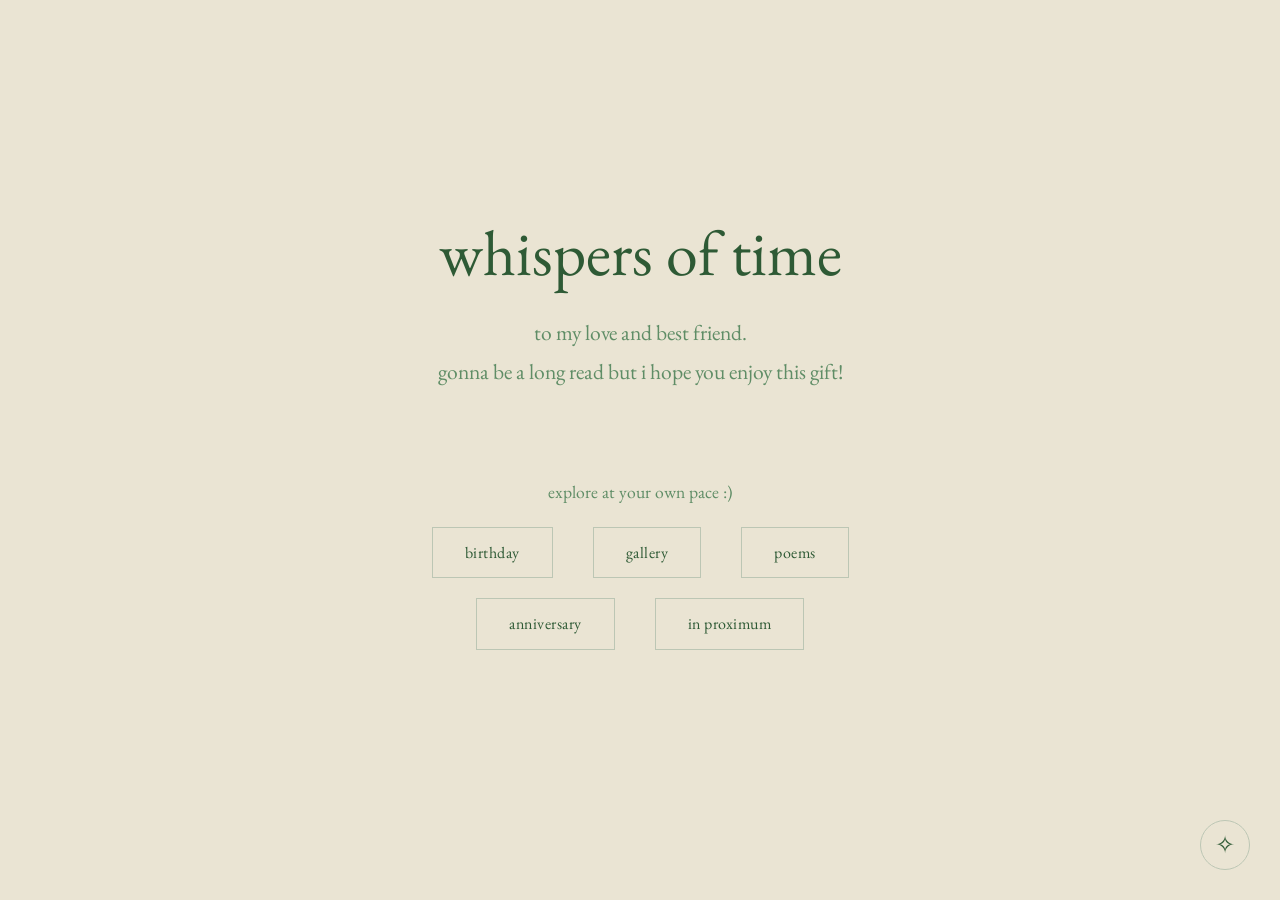
<file: index.html>
<!doctype html>
<html lang="en">
  <head>
    <meta charset="UTF-8" />
    <meta name="viewport" content="width=device-width, initial-scale=1.0" />
    <title>Whispers of Time</title>
    <link rel="stylesheet" href="css/styles.css" />
    <script src="js/app.js" defer></script>
  </head>
  <body id="page-home">
    <main class="page-container home-container">
      <h1 id="home-title"></h1>
      <div id="home-subtitle"></div>

      <h2 id="cta-title"></h2>
      <nav class="home-nav" aria-label="Explore the archive">
        <div class="home-nav-row">
          <a href="birthday.html" class="btn" id="btn-birthday"></a>
          <a href="gallery.html" class="btn" id="btn-gallery"></a>
          <a href="poems.html" class="btn" id="btn-poems"></a>
        </div>
        <div class="home-nav-row">
          <a href="anniversary.html" class="btn" id="btn-anniversary"></a>
          <a href="in-proximum.html" class="btn" id="btn-in-proximum"></a>
        </div>
      </nav>
    </main>

    <div class="music-player">
      <iframe
        src="https://open.spotify.com/embed/track/67zEXvRtamg3PfQ1dKp2QH?si=17f1cd329dd24e2c"
        title="Whispers of Time homepage song"
        width="360"
        height="80"
        allow="autoplay; clipboard-write; encrypted-media; fullscreen; picture-in-picture"
        loading="lazy"
      ></iframe>
    </div>

    <button
      id="theme-toggle"
      class="theme-toggle-btn"
      type="button"
      aria-label="Change color theme"
      title="Change color theme"
    >
      ✧
    </button>
  </body>
</html>
</file>
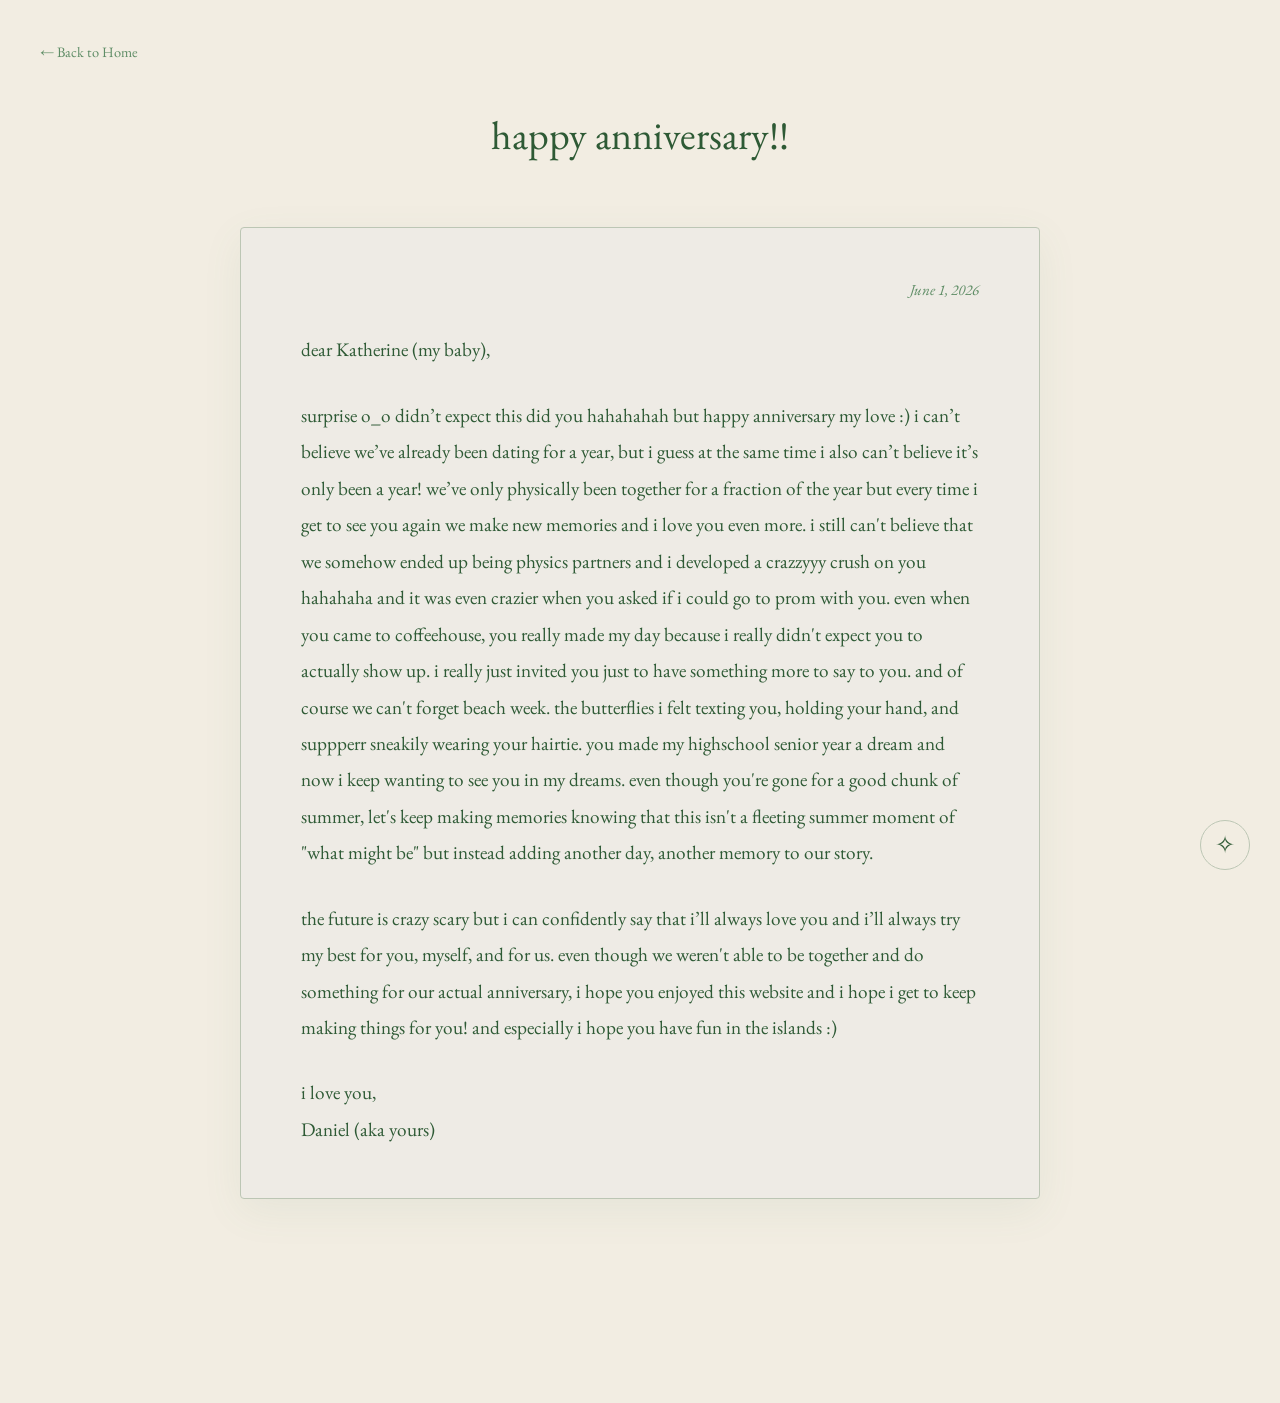
<file: anniversary.html>
<!doctype html>
<html lang="en">
  <head>
    <meta charset="UTF-8" />
    <meta name="viewport" content="width=device-width, initial-scale=1.0" />
    <title>Anniversary — Whispers of Time</title>
    <link rel="stylesheet" href="css/styles.css" />
    <script src="js/app.js" defer></script>
  </head>
  <body id="page-anniversary" class="subpage">
    <a href="index.html" class="nav-back">← Back to Home</a>

    <main class="page-container">
      <h1 id="anniversary-title" class="page-title"></h1>
      <div id="anniversary-container"></div>
    </main>

    <div class="music-player">
      <iframe
        src="https://open.spotify.com/embed/track/5DcMeJ0IEU8bSRDb3V6BYJ?si=62a1c27808b847d8"
        title="Anniversary page song"
        width="360"
        height="80"
        allow="autoplay; clipboard-write; encrypted-media; fullscreen; picture-in-picture"
        loading="lazy"
      ></iframe>
    </div>

    <button
      id="theme-toggle"
      class="theme-toggle-btn"
      type="button"
      aria-label="Change color theme"
      title="Change color theme"
    >
      ✧
    </button>
  </body>
</html>
</file>
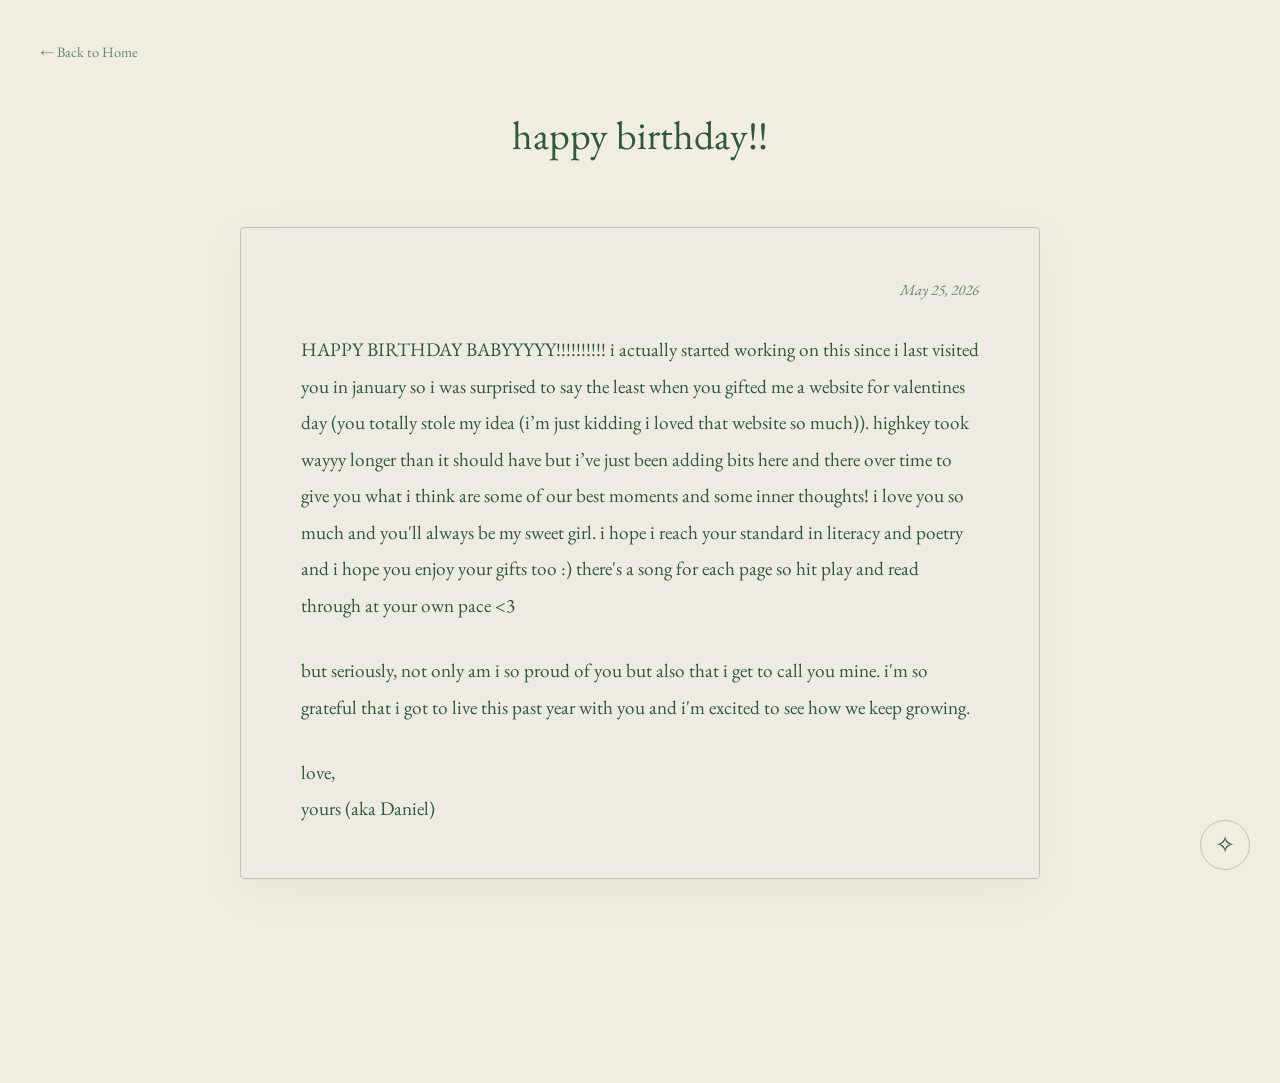
<file: birthday.html>
<!doctype html>
<html lang="en">
  <head>
    <meta charset="UTF-8" />
    <meta name="viewport" content="width=device-width, initial-scale=1.0" />
    <title>Birthday — Whispers of Time</title>
    <link rel="stylesheet" href="css/styles.css" />
    <script src="js/app.js" defer></script>
  </head>
  <body id="page-birthday" class="subpage">
    <a href="index.html" class="nav-back">← Back to Home</a>

    <main class="page-container">
      <h1 id="birthday-title" class="page-title"></h1>
      <div id="birthday-container"></div>
    </main>

    <div class="music-player">
      <iframe
        src="https://open.spotify.com/embed/track/1Jt24MPLz6fGXSCTlXTjzF?si=688e9bb24f074b4b"
        title="Birthday page song"
        width="360"
        height="80"
        allow="autoplay; clipboard-write; encrypted-media; fullscreen; picture-in-picture"
        loading="lazy"
      ></iframe>
    </div>

    <button
      id="theme-toggle"
      class="theme-toggle-btn"
      type="button"
      aria-label="Change color theme"
      title="Change color theme"
    >
      ✧
    </button>
  </body>
</html>
</file>
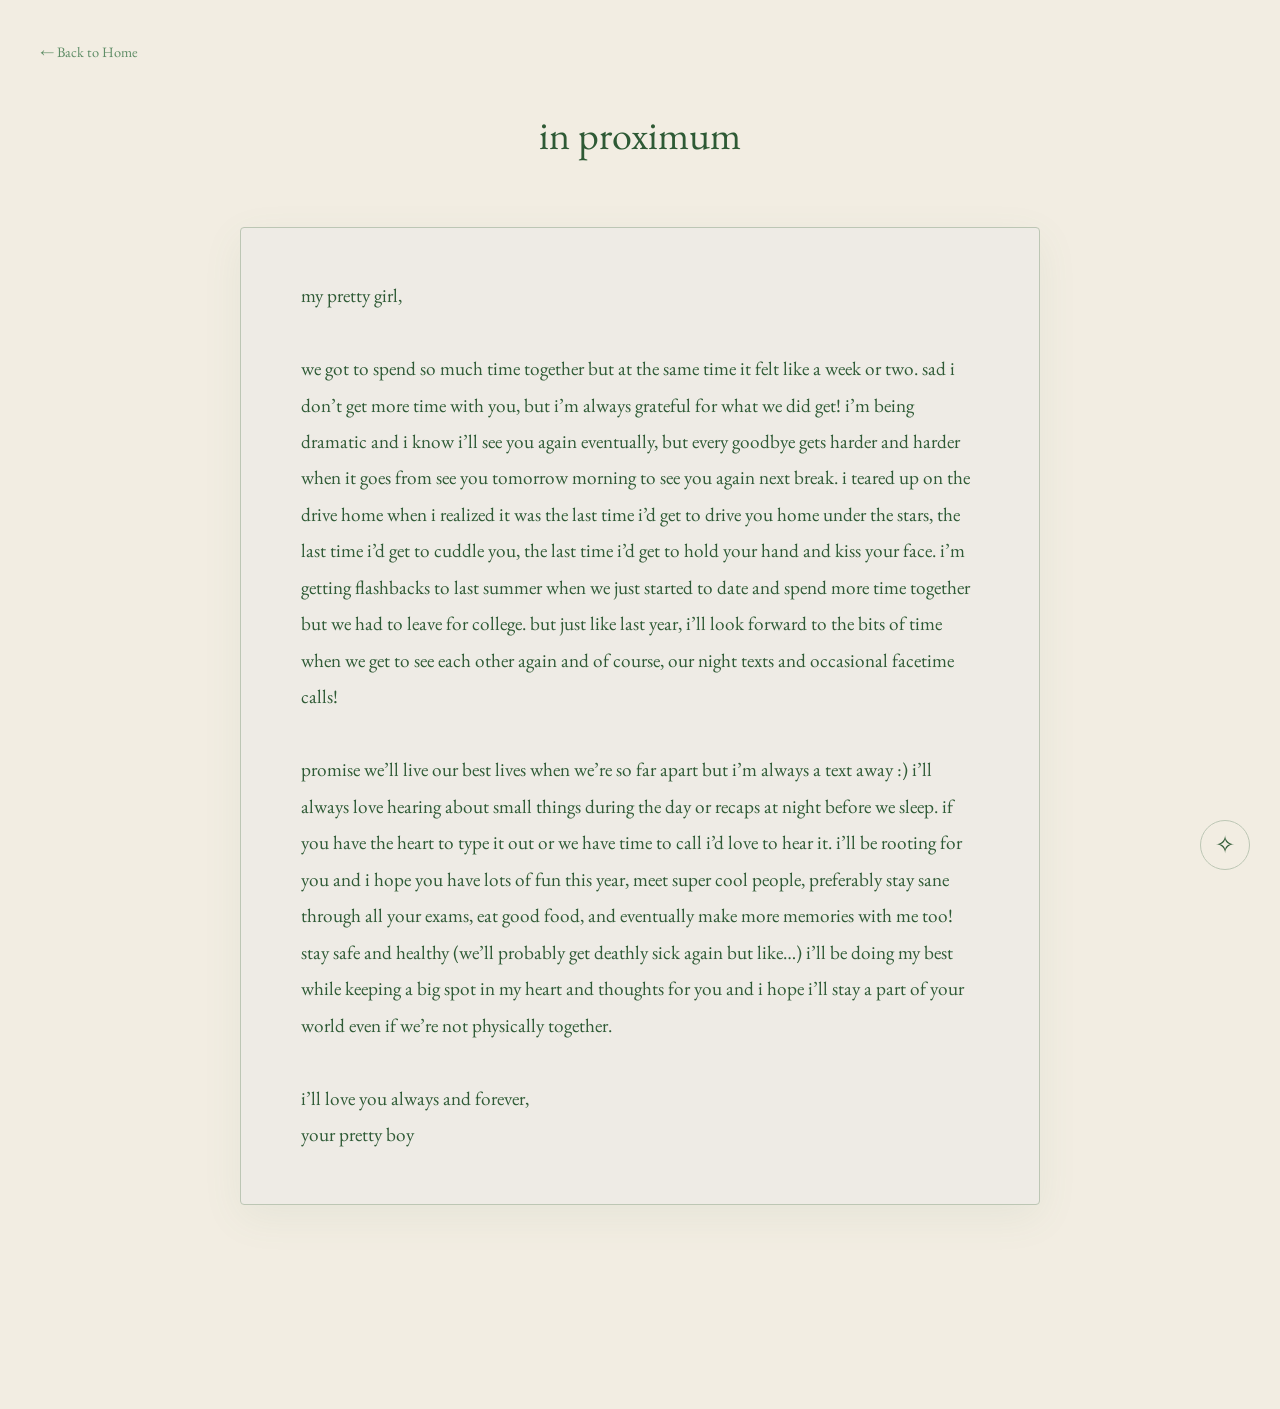
<file: in-proximum.html>
<!doctype html>
<html lang="en">
  <head>
    <meta charset="UTF-8" />
    <meta name="viewport" content="width=device-width, initial-scale=1.0" />
    <title>In Proximum — Whispers of Time</title>
    <link rel="stylesheet" href="css/styles.css" />
    <script src="js/app.js" defer></script>
  </head>
  <body id="page-in-proximum" class="subpage">
    <a href="index.html" class="nav-back">← Back to Home</a>

    <main class="page-container">
      <h1 id="in-proximum-title" class="page-title"></h1>
      <article class="in-proximum-entry">
        <div id="in-proximum-letter" class="in-proximum-text"></div>
      </article>
    </main>

    <div class="music-player">
      <iframe
        src="https://open.spotify.com/embed/track/7BsB19lhDNnk1MgULMyv5p?si=85d2ecc70bd34299"
        title="In Proximum page song"
        width="360"
        height="80"
        allow="autoplay; clipboard-write; encrypted-media; fullscreen; picture-in-picture"
        loading="lazy"
      ></iframe>
    </div>

    <button
      id="theme-toggle"
      class="theme-toggle-btn"
      type="button"
      aria-label="Change color theme"
      title="Change color theme"
    >
      ✧
    </button>
  </body>
</html>
</file>
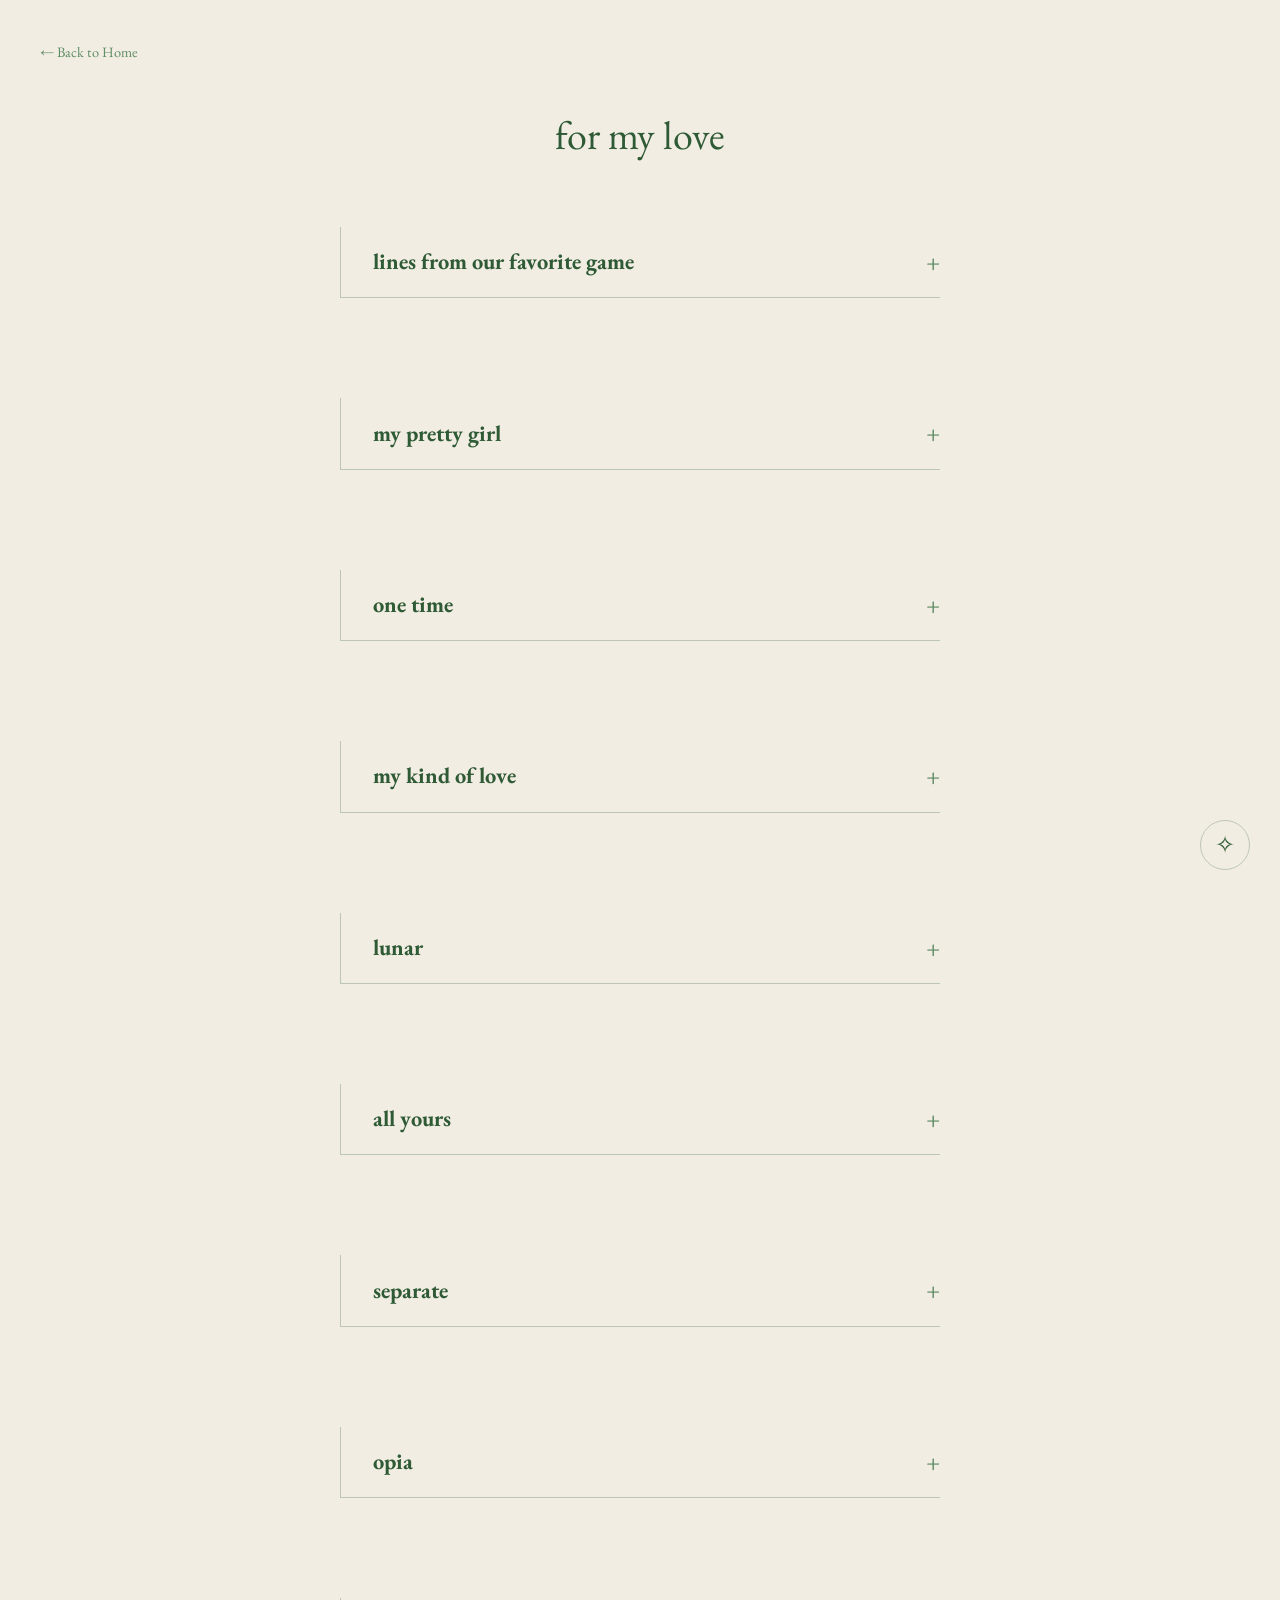
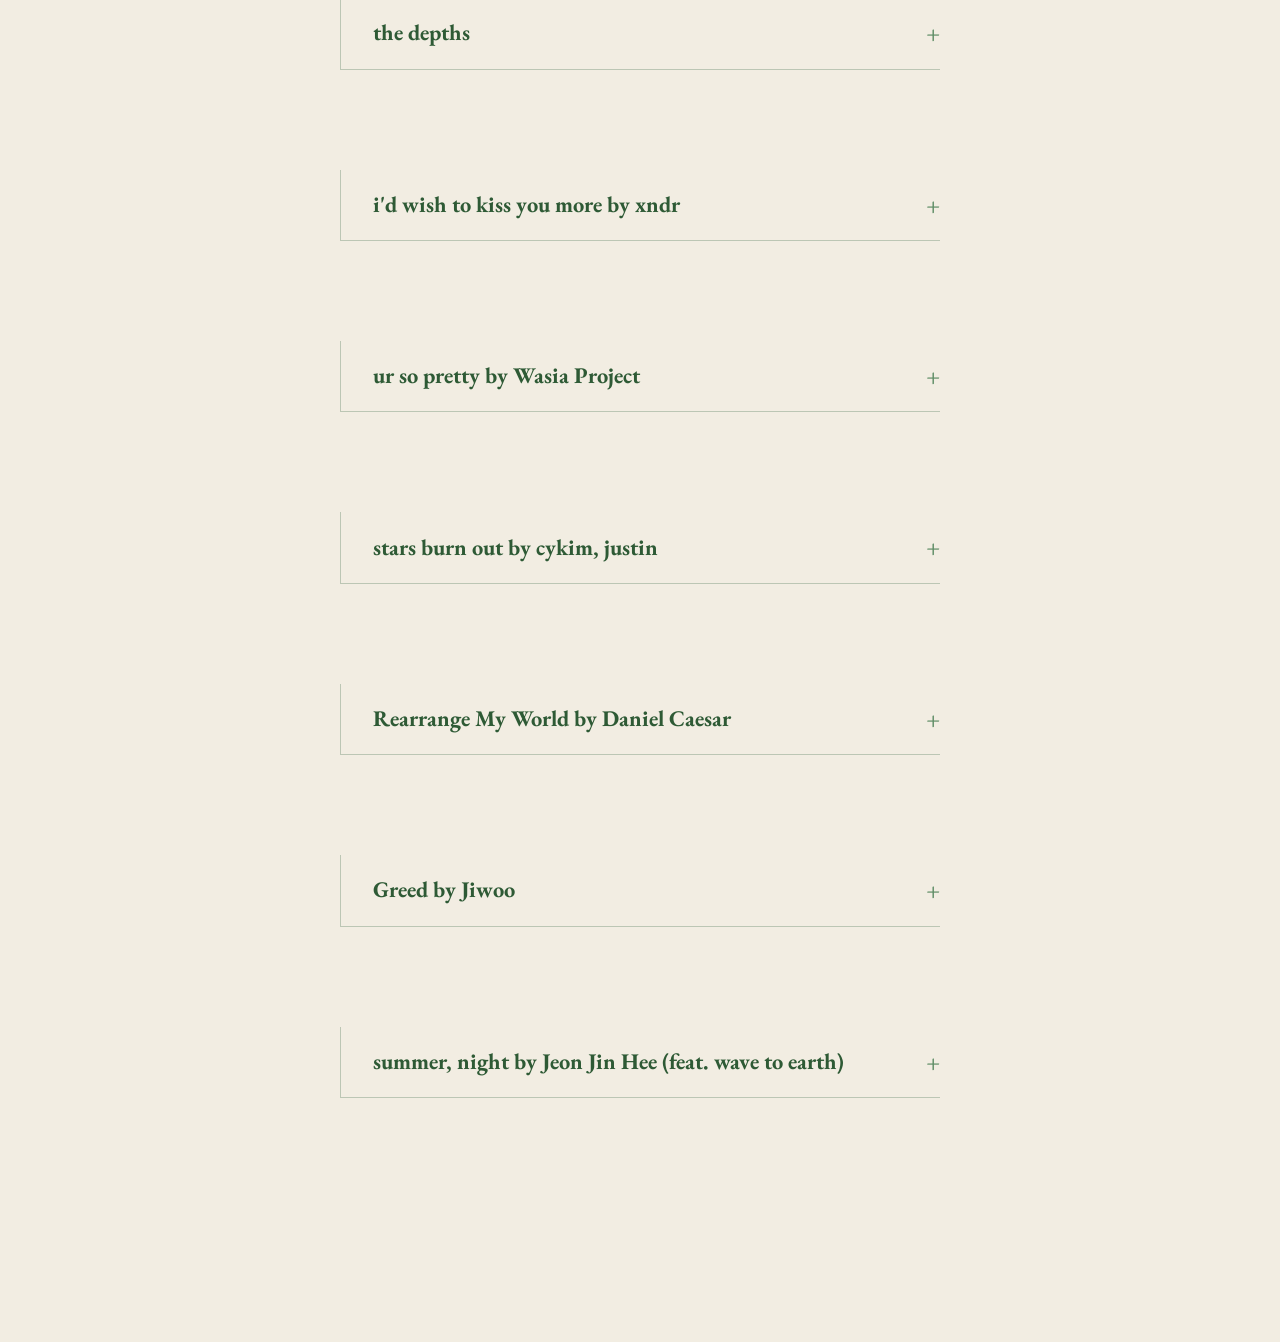
<file: poems.html>
<!doctype html>
<html lang="en">
  <head>
    <meta charset="UTF-8" />
    <meta name="viewport" content="width=device-width, initial-scale=1.0" />
    <title>Poems — Whispers of Time</title>
    <link rel="stylesheet" href="css/styles.css" />
    <script src="js/app.js" defer></script>
  </head>
  <body id="page-poems" class="subpage">
    <a href="index.html" class="nav-back">← Back to Home</a>

    <main class="page-container">
      <h1 id="poems-title" class="page-title"></h1>
      <div id="poems-container"></div>
    </main>

    <div class="music-player">
      <iframe
        src="https://open.spotify.com/embed/track/3Ku0VYAQ4b6IomnonhjdVv?si=3be941493cb14e3d"
        title="Poems page song"
        width="360"
        height="80"
        allow="autoplay; clipboard-write; encrypted-media; fullscreen; picture-in-picture"
        loading="lazy"
      ></iframe>
    </div>

    <button
      id="theme-toggle"
      class="theme-toggle-btn"
      type="button"
      aria-label="Change color theme"
      title="Change color theme"
    >
      ✧
    </button>
  </body>
</html>
</file>
<file: css/styles.css>
@import url("https://fonts.googleapis.com/css2?family=EB+Garamond:ital,wght@0,400;0,500;0,600;1,400;1,500&display=swap");
:root {
  --bg-home: #eae4d3;
  --bg-subpages: #f2ede2;
  --text-primary: #2e5a35;
  --text-secondary: #5f8d66;
  --stroke: #bcc6b4;
  --hover-accent: #74c084;
  --hover-surface: rgba(116, 192, 132, 0.1);
  --hover-shadow: rgba(46, 90, 53, 0.08);
  --focus-ring: rgba(116, 192, 132, 0.5);

  --font-serif: "EB Garamond", "Georgia", serif;
  --transition-speed: 220ms;
  --transition-ease: ease-out;
}
[data-theme="blue"] {
  --bg-home: #e6e5e4;
  --bg-subpages: #efeeed;
  --text-primary: #516b84;
  --text-secondary: #71899f;
  --stroke: #cbd1d6;
  --hover-accent: #6786a3;
  --focus-ring: rgba(81, 107, 132, 0.5);
}
[data-theme="blue"] .birthday-entry,
[data-theme="blue"] .anniversary-entry,
[data-theme="blue"] .in-proximum-entry {
  background-color: #f7f6f5;
  border: 1px solid #cbd1d6;
  box-shadow: 0 12px 40px rgba(81, 107, 132, 0.12);
}

[data-theme="purple"] {
  --bg-home: #f1edf7;
  --bg-subpages: #f8f5fb;
  --text-primary: #7b5aa6;
  --text-secondary: #a184c7;
  --stroke: #d8cde8;
  --hover-accent: #b795d6;
  --hover-surface: rgba(183, 149, 214, 0.14);
  --hover-shadow: rgba(123, 90, 166, 0.12);
  --focus-ring: rgba(161, 132, 199, 0.5);
}

[data-theme="purple"] .birthday-entry,
[data-theme="purple"] .anniversary-entry,
[data-theme="purple"] .in-proximum-entry {
  background-color: #fbf8ff;
  border: 1px solid #d8cde8;
  box-shadow: 0 12px 40px rgba(123, 90, 166, 0.12);
}
* {
  margin: 0;
  padding: 0;
  box-sizing: border-box;
}

body {
  font-family: var(--font-serif);
  color: var(--text-primary);
  background-color: var(--bg-home);
  line-height: 1.6;
  -webkit-font-smoothing: antialiased;
}

body.subpage {
  background-color: var(--bg-subpages);
}

a {
  color: inherit;
  text-decoration: none;
}
.btn {
  display: inline-block;
  padding: 12px 32px;
  border: 1px solid var(--stroke);
  background: transparent;
  color: var(--text-primary);
  font-family: var(--font-serif);
  font-size: 1rem;
  letter-spacing: 0.5px;
  text-decoration: none;
  cursor: pointer;
  transition: all var(--transition-speed) var(--transition-ease);
}

.btn:hover {
  border-color: var(--hover-accent);
  background-color: var(--hover-surface);
  color: var(--text-primary);
  transform: translateY(-1px);
  box-shadow: 0 2px 8px var(--hover-shadow);
}

.btn:active {
  transform: translateY(1px);
}

.btn:focus-visible {
  outline: 3px solid var(--focus-ring);
  outline-offset: 2px;
}

@media (prefers-reduced-motion: reduce) {
  .btn {
    transition:
      color var(--transition-speed),
      border-color var(--transition-speed);
  }
  .btn:hover,
  .btn:active {
    transform: none;
  }
}
.nav-back {
  display: inline-block;
  margin: 40px;
  font-size: 0.9rem;
  color: var(--text-secondary);
  transition: color var(--transition-speed) var(--transition-ease);
}

.nav-back:hover {
  color: var(--text-primary);
  text-decoration: underline;
  text-decoration-thickness: 1px;
  text-underline-offset: 4px;
}
.page-container {
  max-width: 1200px;
  margin: 0 auto;
  padding: 0 20px 144px;
}

.page-title {
  text-align: center;
  font-size: 2.5rem;
  font-weight: normal;
  margin-bottom: 60px;
}

.home-container {
  display: flex;
  flex-direction: column;
  justify-content: center;
  min-height: 100vh;
  min-height: 100svh;
  padding-top: 96px;
  text-align: center;
}

#home-title {
  margin-bottom: 8px;
  font-size: clamp(34px, 5vw, 64px);
  font-weight: normal;
}

#home-subtitle {
  margin: 0 0 48px;
  color: var(--text-secondary);
  font-size: 1.35rem;
  line-height: 1.8;
}

#cta-title {
  margin: 40px 0 20px;
  color: var(--text-secondary);
  font-size: 1.1rem;
  font-weight: normal;
}

.home-nav {
  display: flex;
  flex-direction: column;
  align-items: center;
  gap: 20px;
}

.home-nav-row {
  display: flex;
  flex-wrap: wrap;
  gap: 40px;
  justify-content: center;
  width: 100%;
}

#gallery-title {
  margin-bottom: 12px;
}

#gallery-subtitle {
  margin: 0 0 60px;
  color: var(--text-secondary);
  font-size: 1.35rem;
  text-align: center;
}

.poem-line,
.birthday-text,
.anniversary-text {
  font-size: 1.2rem;
  line-height: 1.9;
}

.gallery-caption,
.birthday-date,
.anniversary-date {
  font-size: 1.05rem;
}
#dust-container {
  position: fixed;
  top: 0;
  left: 0;
  width: 100vw;
  height: 100vh;
  pointer-events: none;
  z-index: 9999;
  overflow: hidden;
}

.dust-mote {
  position: absolute;
  color: #ffffff;
  opacity: 0.8;
  text-shadow: 0 0 6px rgba(255, 255, 255, 0.4);
}
.dust-mote::after {
  content: "❅";
}

@keyframes drift {
  0% {
    transform: translateY(-10vh);
    opacity: 0;
  }
  10% {
    opacity: 1;
  }
  90% {
    opacity: 0.8;
  }
  100% {
    transform: translateY(105vh);
    opacity: 0;
  }
}

@keyframes sway {
  0% {
    margin-left: -20px;
  }
  100% {
    margin-left: 20px;
  }
}

.gallery-grid {
  display: grid;
  grid-template-columns: repeat(3, 1fr);
  gap: 40px 30px;
}

.gallery-photo-frame {
  position: relative;
  display: block;
  padding: 6px;
  border: 1px solid var(--stroke);
  background: #fff;
  box-shadow: 0 2px 12px rgba(44, 62, 80, 0.04);
  cursor: pointer;
  transition:
    transform var(--transition-speed) var(--transition-ease),
    border-color var(--transition-speed);
}

.gallery-photo-frame:hover {
  border-color: var(--hover-accent);
  transform: translateY(-2px);
}

.gallery-photo-frame img {
  display: block;
  width: 100%;
  height: auto;
}

.gallery-overlay {
  position: absolute;
  z-index: 2;
  inset: 6px;
  display: flex;
  align-items: center;
  justify-content: center;
  padding: 20px;
  background-color: var(--bg-home);
  opacity: 1;
  text-align: center;
  transition: opacity 0.5s var(--transition-ease);
}

.gallery-overlay.is-revealed {
  opacity: 0;
  pointer-events: none;
}

.overlay-text {
  color: var(--text-primary);
  font-size: 1.3rem;
  font-style: italic;
}

.gallery-caption {
  margin-top: 12px;
  color: var(--text-secondary);
  text-align: center;
}

.poem-block {
  max-width: 600px;
  margin: 0 auto 100px;
  padding-left: 32px;
  border-left: 1px solid var(--stroke);
  border-bottom: 1px solid var(--stroke);
}

.poem-title {
  margin: 0;
  color: var(--text-primary);
  font-size: 1.4rem;
}

.poem-toggle {
  display: flex;
  justify-content: space-between;
  align-items: center;
  cursor: pointer;
  padding: 16px 0;
  color: var(--text-primary);
  transition: color var(--transition-speed);
}

.poem-toggle:hover {
  color: var(--hover-accent);
}

.poem-toggle-icon {
  font-size: 1.5rem;
  color: var(--text-secondary);
  transition: transform var(--transition-speed);
}

.poem-body-wrapper {
  max-height: 0;
  overflow: hidden;
  transition: max-height 0.6s var(--transition-ease);
}

.poem-body-wrapper.open {
  max-height: 800px;
}

.poem-body {
  padding-bottom: 24px;
  color: var(--text-secondary);
  font-size: 1.1rem;
  line-height: 2;
}

.poem-line {
  display: block;
}

.typing-cursor::after {
  content: "|";
  animation: blink 1s step-start infinite;
  color: var(--text-secondary);
  margin-left: 2px;
}

@keyframes blink {
  50% {
    opacity: 0;
  }
}
.birthday-entry,
.anniversary-entry,
.in-proximum-entry {
  max-width: 800px;
  margin: 0 auto 60px auto;
  background-color: #eeebe5;
  border: 1px solid var(--stroke);
  border-radius: 4px;
  box-shadow: 0 12px 40px rgba(95, 141, 102, 0.08);
  position: relative;
  padding: 50px 60px;
}

.birthday-date,
.anniversary-date {
  font-style: italic;

  color: var(--text-secondary);
  margin-bottom: 30px;
  font-size: 0.95rem;
  text-align: right;
}

.birthday-text,
.anniversary-text,
.in-proximum-text {
  color: var(--text-primary);
}

.in-proximum-text {
  font-size: 1.2rem;
  line-height: 1.9;
  overflow-wrap: anywhere;
  white-space: pre-wrap;
}

.birthday-text p,
.anniversary-text p {
  margin-bottom: 1.5em;
}

.birthday-text p:last-of-type,
.anniversary-text p:last-of-type {
  margin-bottom: 0;
}

.letter-signoff {
  margin-top: 1.5em;
}

.letter-signoff span {
  display: block;
}

@media (max-width: 768px) {
  .birthday-entry,
  .anniversary-entry,
  .in-proximum-entry {
    padding: 30px 20px;
  }
}
.theme-toggle-btn {
  position: fixed;
  bottom: 30px;
  right: 30px;
  width: 50px;
  height: 50px;
  border-radius: 50%;
  background-color: transparent;
  border: 1px solid var(--stroke);
  color: var(--text-primary);
  font-size: 1.5rem;
  cursor: pointer;
  display: flex;
  align-items: center;
  justify-content: center;
  transition: all var(--transition-speed) var(--transition-ease);
  z-index: 1000;
}

.theme-toggle-btn:hover {
  border-color: var(--hover-accent);
  transform: translateY(-2px);
  background-color: var(--hover-surface);
}
.music-player {
  position: fixed;
  left: 24px;
  bottom: 24px;
  width: min(360px, calc(100vw - 48px));
  z-index: 1000;
}


.music-player iframe {
  display: block;
  width: 100%;
  border: 0;
  border-radius: 12px;
}

@media (max-width: 768px), (hover: none) and (pointer: coarse) {
  .page-container {
    padding-bottom: 48px;
  }

  .music-player {
    position: static;
    margin: 0 80px 24px 24px;
    width: min(360px, calc(100% - 104px));
  }
}

@media (min-width: 901px) {
  .gallery-item:last-child:nth-child(3n + 1) {
    grid-column: 2;
  }
}

@media (max-width: 900px) {
  .gallery-grid {
    grid-template-columns: repeat(2, 1fr);
  }
}

@media (max-width: 768px) {
  .gallery-grid {
    grid-template-columns: 1fr;
  }
}

@media (max-width: 560px) {
  .nav-back {
    margin: 24px 20px;
  }

  .page-container {
    padding-right: 16px;
    padding-left: 16px;
  }

  .home-container {
    padding-top: 80px;
  }

  .home-nav {
    gap: 12px;
  }

  .home-nav-row {
    gap: 12px;
  }

  .home-nav .btn {
    flex: 1 1 130px;
    max-width: 220px;
  }

  .music-player {
    margin: 0 80px 16px 16px;
    width: min(360px, calc(100% - 96px));
  }

  .theme-toggle-btn {
    right: 16px;
    bottom: 32px;
    width: 48px;
    height: 48px;
  }
}

@media (prefers-reduced-motion: reduce) {
  .gallery-photo-frame:hover {
    transform: none;
  }
}
</file>
